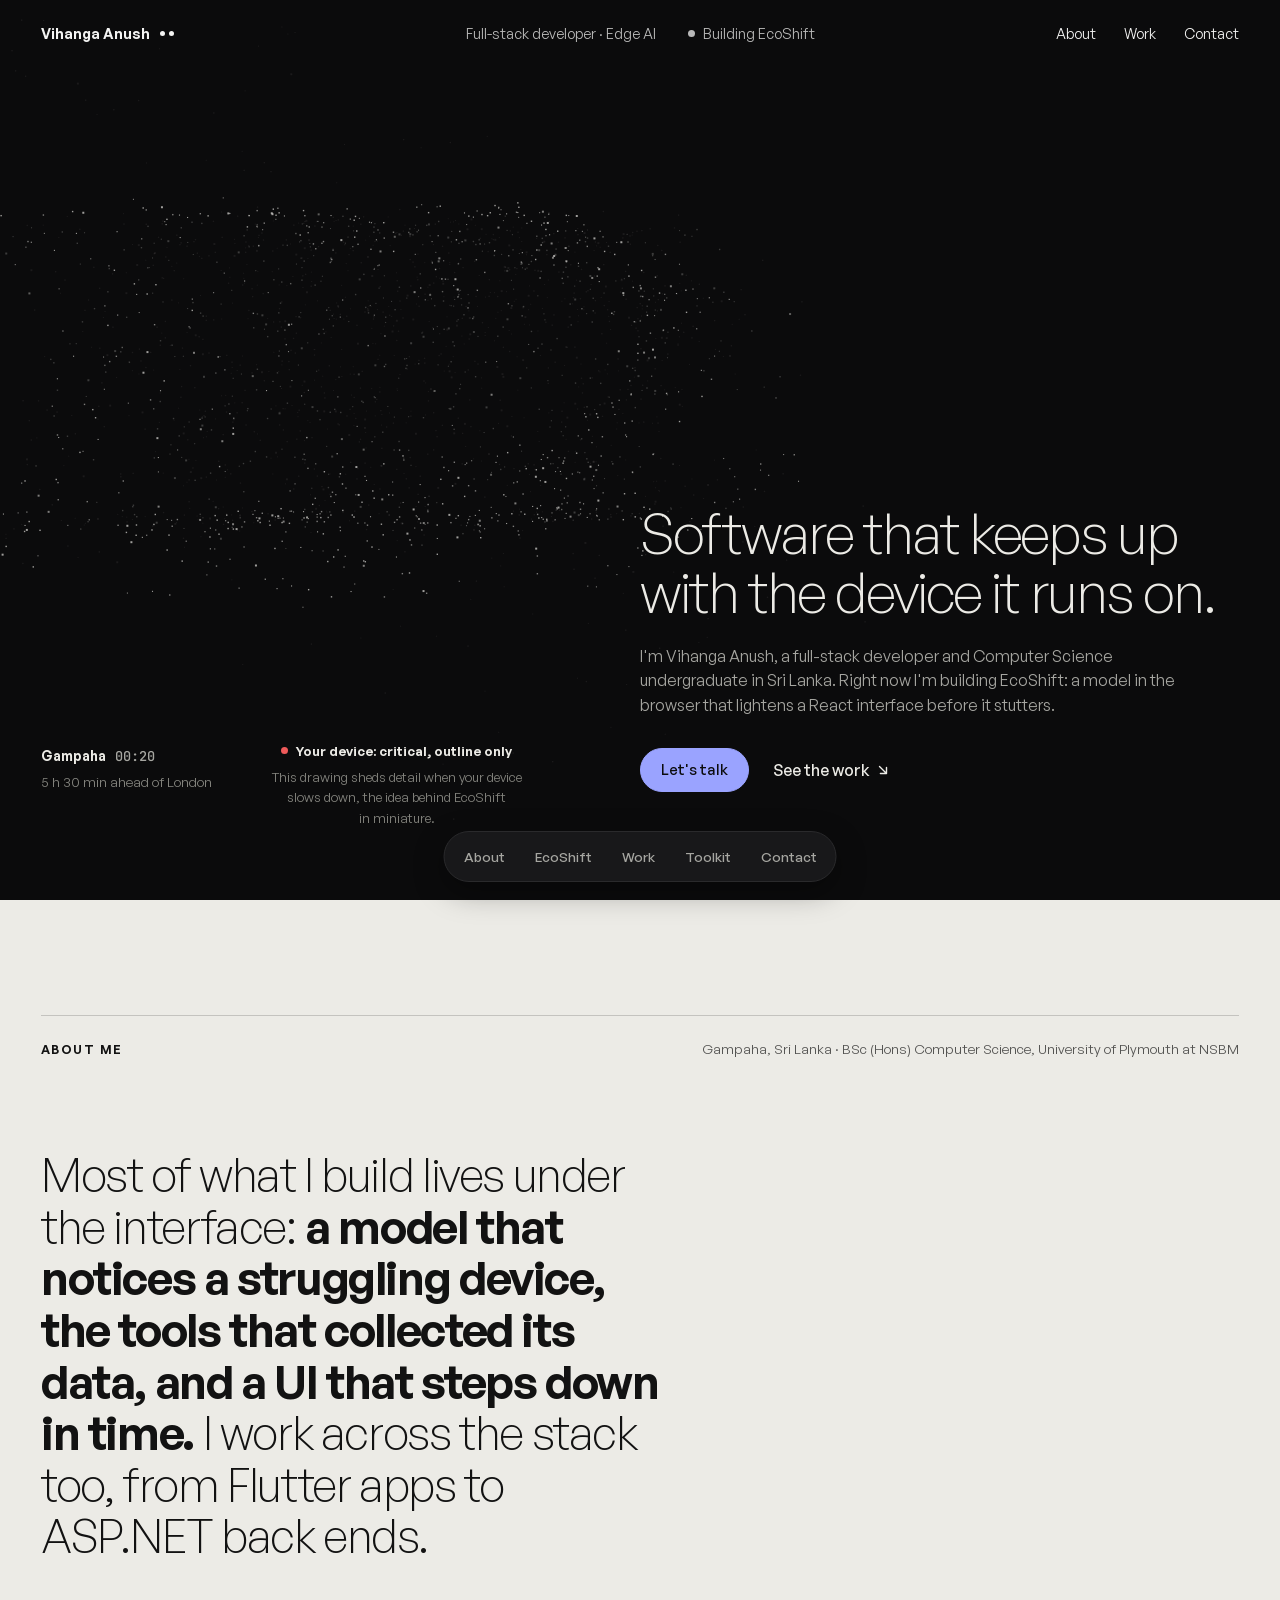
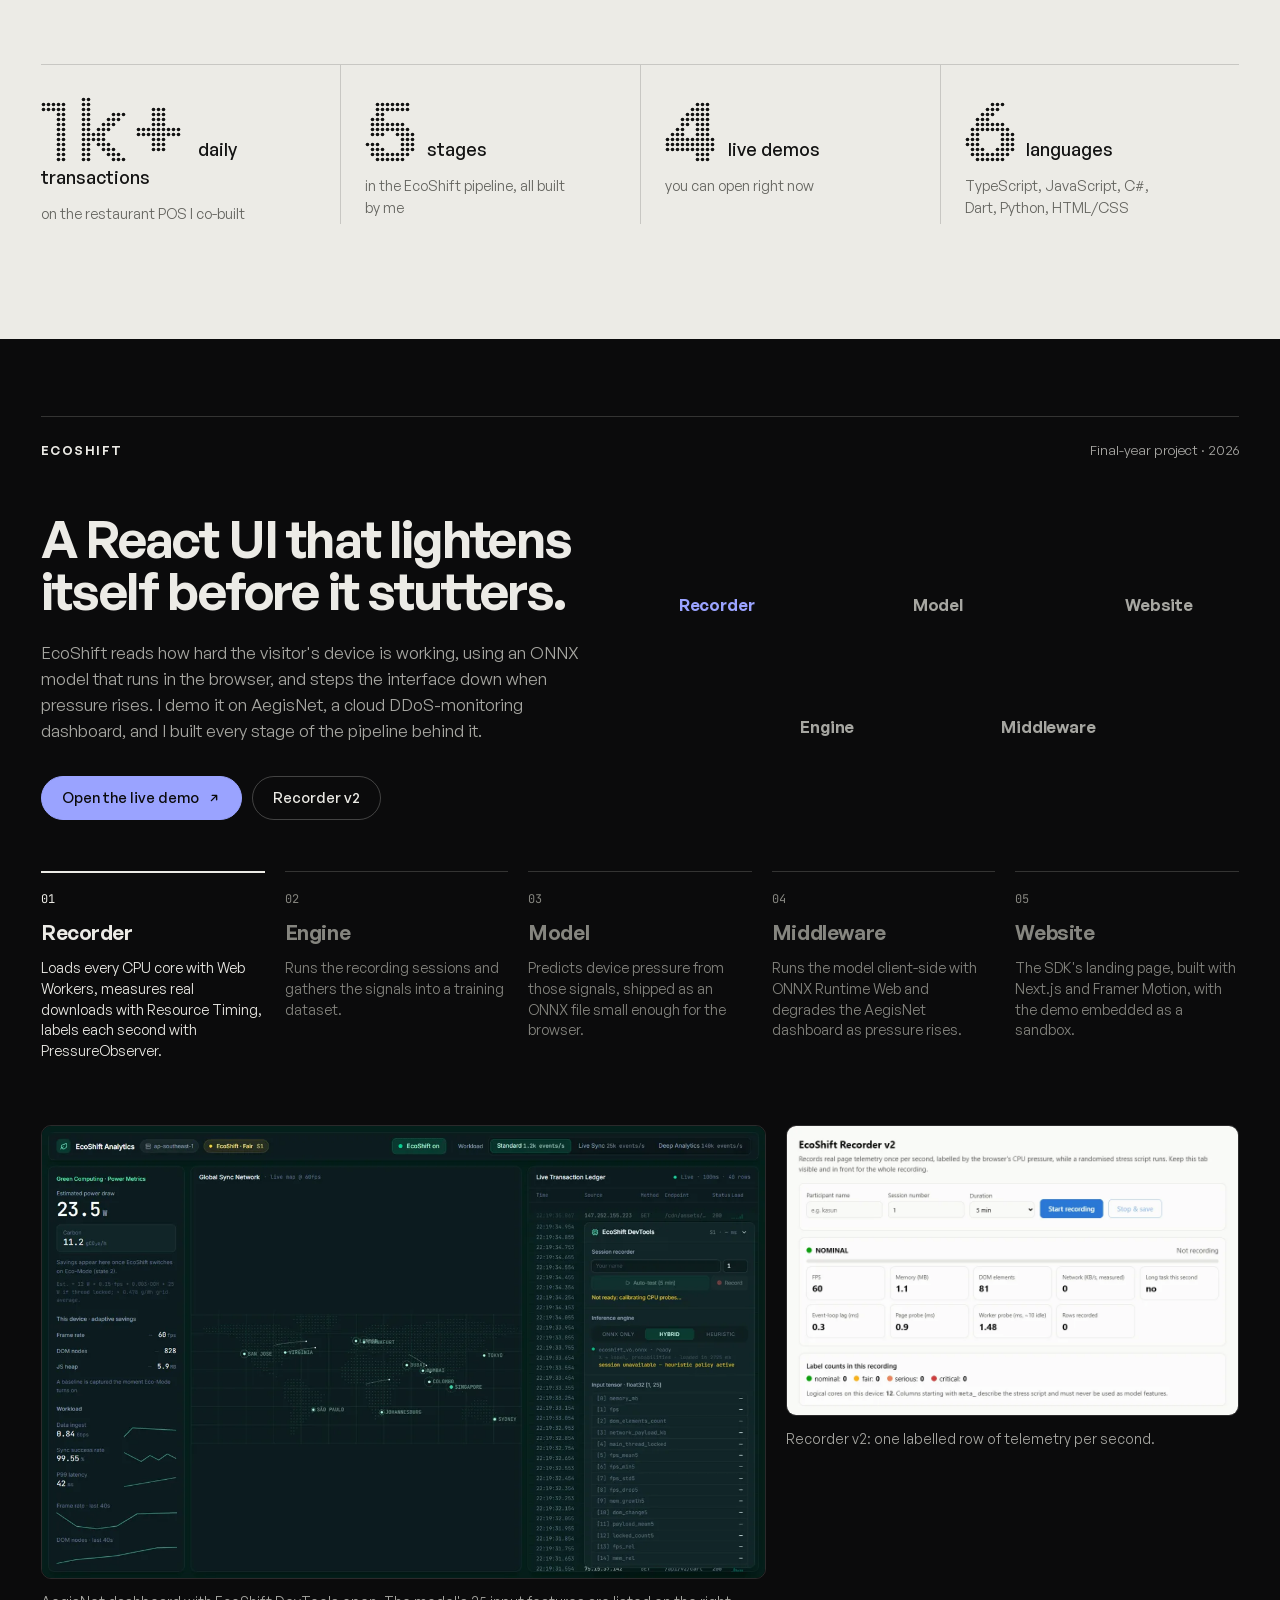
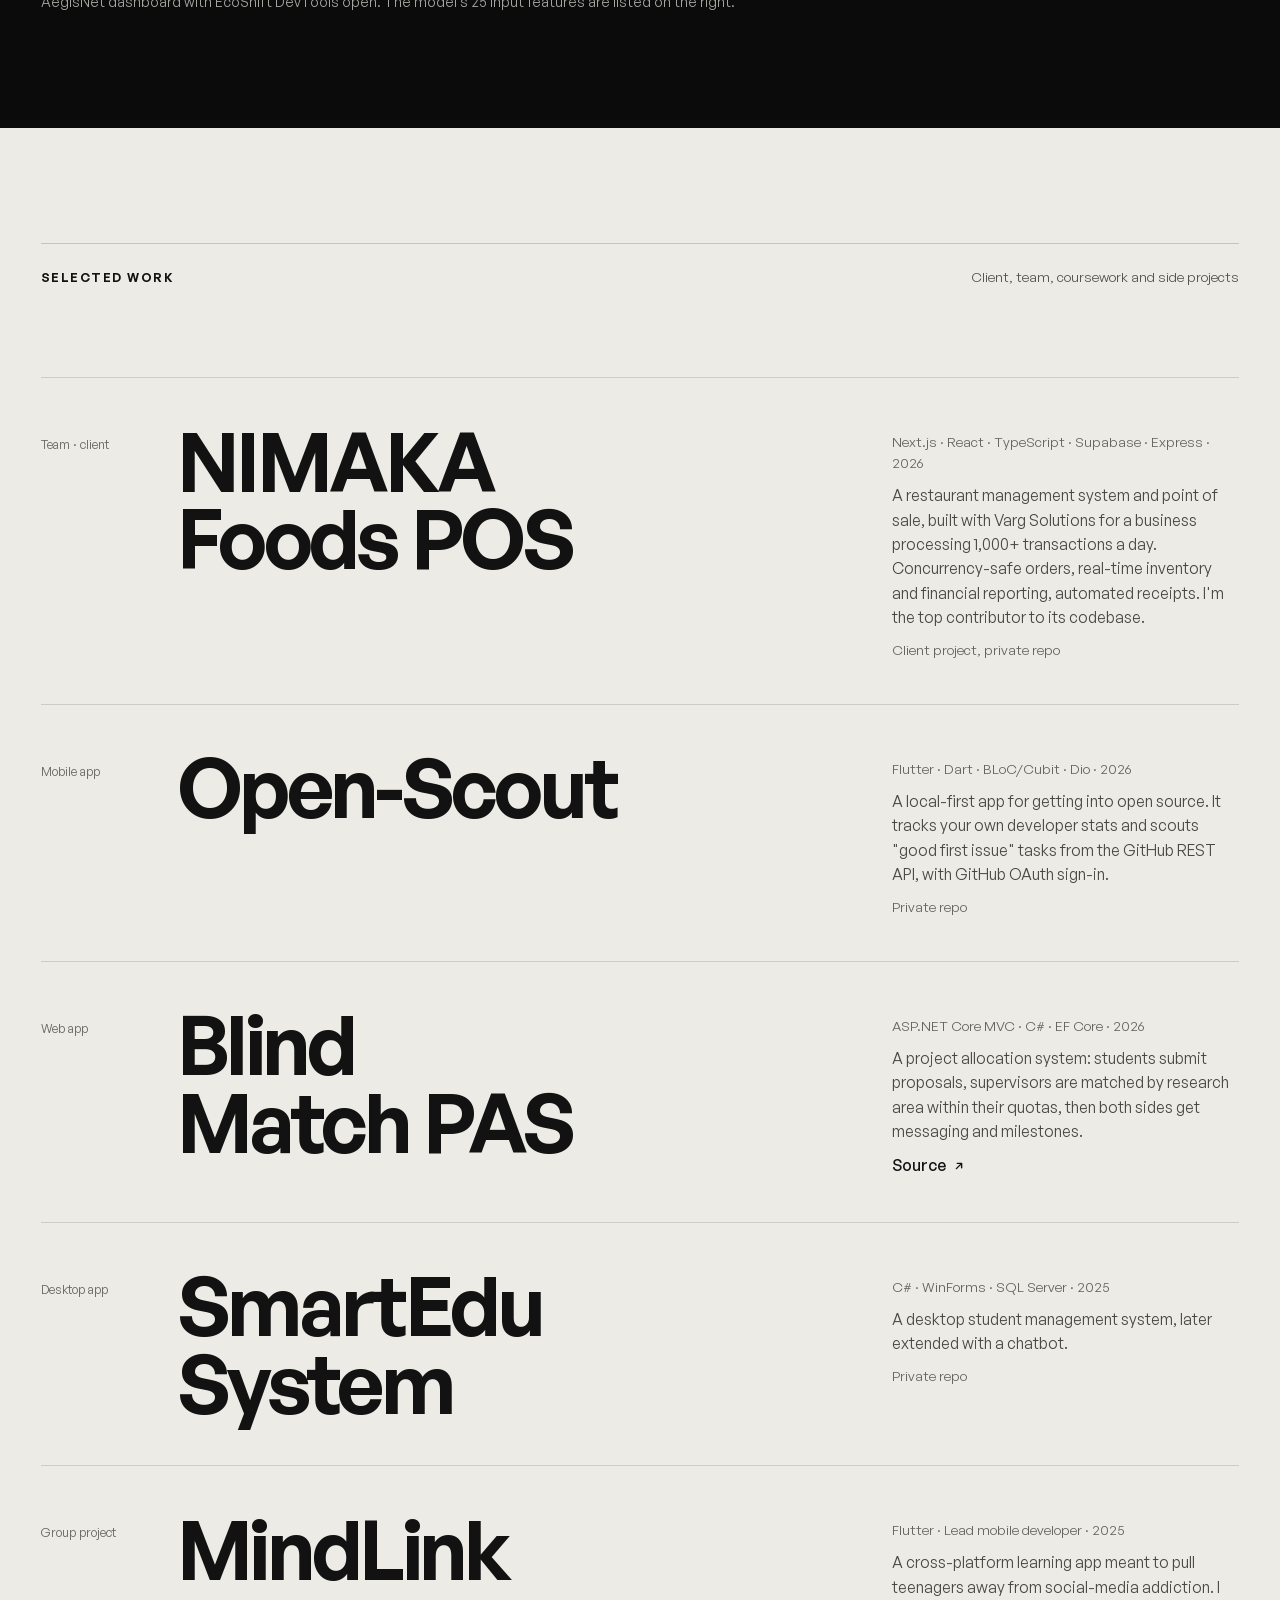
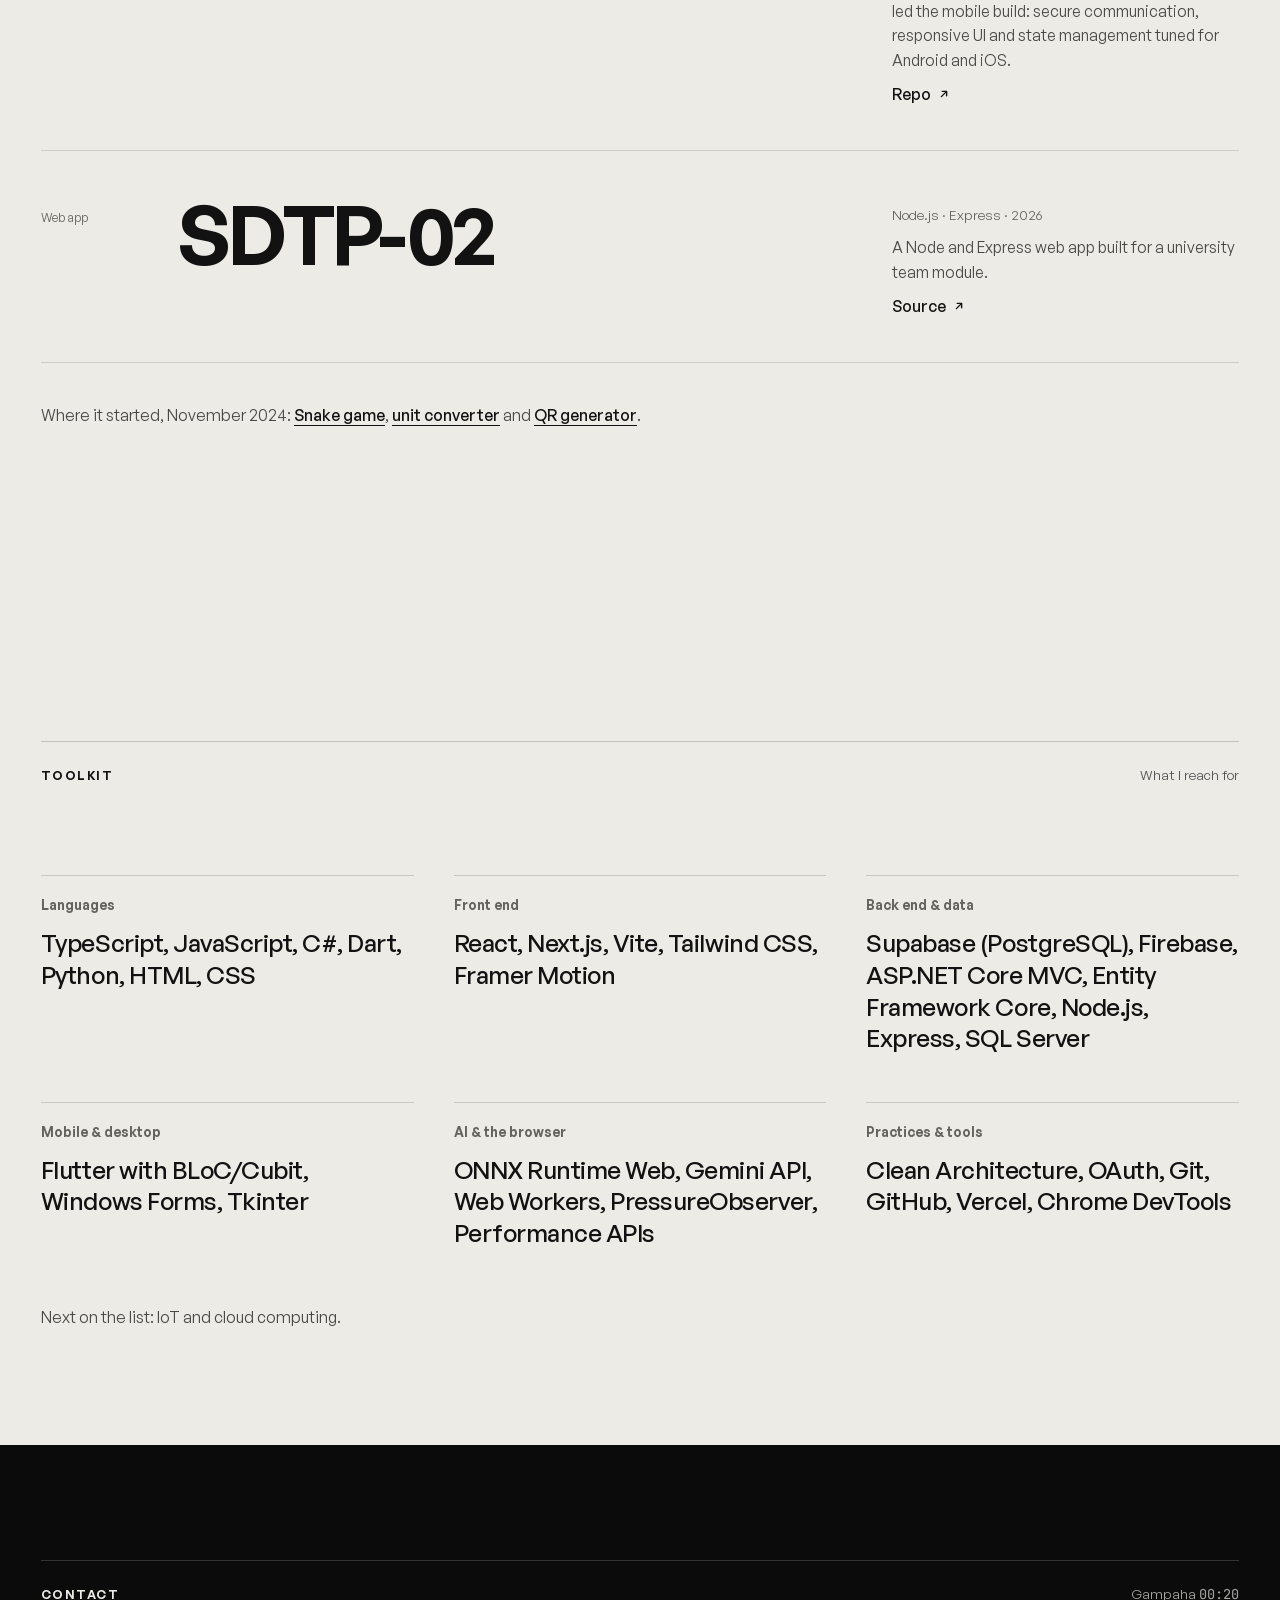
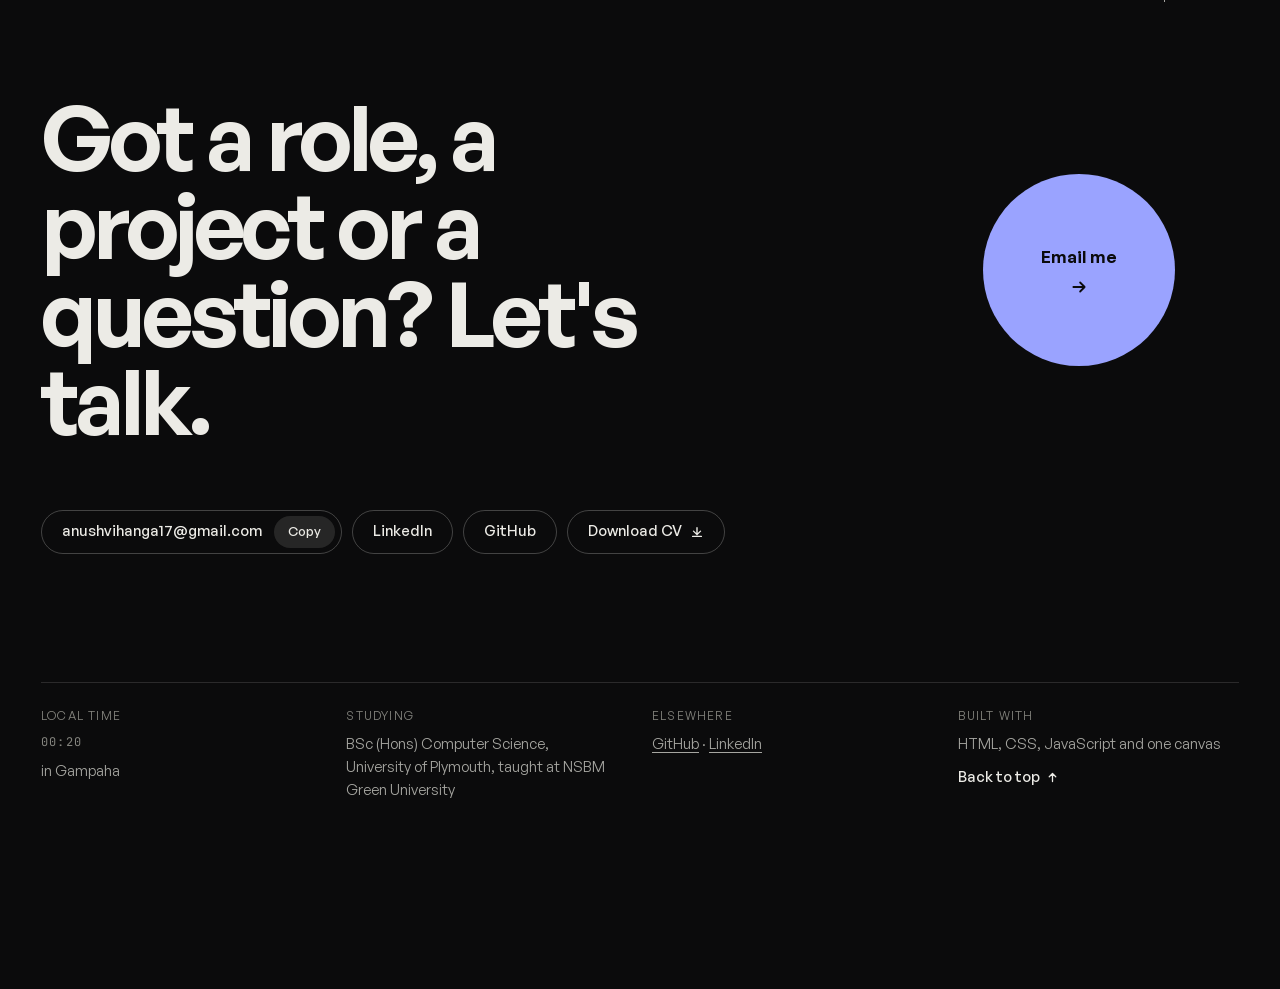
<file: index.html>
<!doctype html>
<html lang="en">
<head>
  <meta charset="utf-8">
  <meta name="viewport" content="width=device-width, initial-scale=1">
  <title>Vihanga Anush · Full-stack developer</title>
  <meta name="description" content="Vihanga Anush is a full-stack developer and Computer Science undergraduate in Sri Lanka, building EcoShift: edge-AI middleware that lightens a React UI before it stutters.">
  <meta name="theme-color" content="#0b0b0c">
  <meta property="og:title" content="Vihanga Anush · Full-stack developer">
  <meta property="og:description" content="Full-stack developer working on edge AI. EcoShift, selected work and contact.">
  <meta property="og:url" content="https://viha17.github.io/">
  <meta property="og:type" content="website">
  <link rel="canonical" href="https://viha17.github.io/">
  <link rel="preload" href="fonts/general-sans-400.woff2" as="font" type="font/woff2" crossorigin>
  <link rel="preload" href="fonts/general-sans-600.woff2" as="font" type="font/woff2" crossorigin>
  <link rel="icon" href="data:image/svg+xml,%3Csvg xmlns='http://www.w3.org/2000/svg' viewBox='0 0 32 32'%3E%3Crect width='32' height='32' rx='16' fill='%230b0b0c'/%3E%3Ccircle cx='12' cy='16' r='3' fill='%23ecebe6'/%3E%3Ccircle cx='21' cy='16' r='3' fill='%236a5cf6'/%3E%3C/svg%3E">
  <link rel="stylesheet" href="styles.css">
</head>
<body>
  <a class="skip" href="#main">Skip to content</a>
  <canvas class="swarm" id="swarm" aria-hidden="true"></canvas>

  <header class="top">
    <a class="top__name" href="#top">Vihanga Anush <i></i><i></i></a>
    <span class="top__role">Full-stack developer · Edge AI</span>
    <span class="top__status"><b></b>Building EcoShift</span>
    <nav class="top__nav" aria-label="Primary">
      <a href="#about">About</a>
      <a href="#work">Work</a>
      <a href="#contact">Contact</a>
    </nav>
  </header>

  <main id="main">
    <!-- Hero -->
    <section class="sec hero" id="top" data-theme="dark" data-shape="device" aria-labelledby="hero-title">
      <div class="hero__orb" data-anchor aria-hidden="true"></div>
      <p class="hero__live" role="status">
        <span class="hero__level"><b data-level-dot></b><span data-level>Measuring your device…</span></span>
        <span class="hero__hint-short">Sheds detail when your device slows</span>
        <span class="hero__hint">This drawing sheds detail when your device slows down, the idea behind EcoShift in miniature.</span>
      </p>

      <div class="hero__clock" aria-label="Local time in Gampaha">
        <span class="hero__city">Gampaha <span class="mono" data-clock>--:--</span></span>
        <span class="hero__offset" data-offset>Sri Lanka</span>
      </div>

      <div class="hero__copy">
        <h1 id="hero-title" class="hero__title">Software that keeps up with the device it runs on.</h1>
        <p class="hero__text">I'm Vihanga Anush, a full-stack developer and Computer Science undergraduate in Sri Lanka. Right now I'm building EcoShift: a model in the browser that lightens a React interface before it stutters.</p>
        <div class="hero__cta">
          <a class="pill pill--accent" href="#contact">Let's talk</a>
          <a class="link-arrow" href="#ecoshift">See the work <svg viewBox="0 0 16 16" aria-hidden="true"><path d="M4 4l8 8M12 5v7H5"/></svg></a>
        </div>
      </div>
    </section>

    <!-- About -->
    <section class="sec about" id="about" data-theme="light" data-shape="chip" aria-labelledby="about-title">
      <div class="row">
        <h2 id="about-title" class="row__label">About me</h2>
        <span class="row__note">Gampaha, Sri Lanka · BSc (Hons) Computer Science, University of Plymouth at NSBM</span>
      </div>
      <div class="about__body">
        <p class="statement">Most of what I build lives under the interface: <strong>a model that notices a struggling device, the tools that collected its data, and a UI that steps down in time.</strong> I work across the stack too, from Flutter apps to ASP.NET back ends.</p>
        <div class="about__mark" data-anchor aria-hidden="true"></div>
      </div>
      <ul class="stats">
        <li><canvas class="dotnum" data-value="1k+" role="img" aria-label="1,000+"></canvas><span class="stats__unit">daily transactions</span><p>on the restaurant POS I co-built</p></li>
        <li><canvas class="dotnum" data-value="5" role="img" aria-label="5"></canvas><span class="stats__unit">stages</span><p>in the EcoShift pipeline, all built by me</p></li>
        <li><canvas class="dotnum" data-value="4" role="img" aria-label="4"></canvas><span class="stats__unit">live demos</span><p>you can open right now</p></li>
        <li><canvas class="dotnum" data-value="6" role="img" aria-label="6"></canvas><span class="stats__unit">languages</span><p>TypeScript, JavaScript, C#, Dart, Python, HTML/CSS</p></li>
      </ul>
    </section>

    <!-- EcoShift -->
    <section class="sec eco" id="ecoshift" data-theme="dark" data-shape="graph" aria-labelledby="eco-title">
      <div class="row">
        <h2 id="eco-title" class="row__label">EcoShift</h2>
        <span class="row__note">Final-year project · 2026</span>
      </div>
      <div class="eco__grid">
        <div class="eco__copy">
          <p class="display">A React UI that lightens itself before it stutters.</p>
          <p class="eco__text">EcoShift reads how hard the visitor's device is working, using an ONNX model that runs in the browser, and steps the interface down when pressure rises. I demo it on AegisNet, a cloud DDoS-monitoring dashboard, and I built every stage of the pipeline behind it.</p>
          <div class="eco__links">
            <a class="pill pill--accent" href="https://ecoshift-psi.vercel.app" target="_blank" rel="noopener">Open the live demo <svg viewBox="0 0 16 16" aria-hidden="true"><path d="M5 11l6-6M6 5h5v5"/></svg></a>
            <a class="pill" href="https://ecoshift-recorder-v2.vercel.app" target="_blank" rel="noopener">Recorder v2</a>
          </div>
        </div>
        <div class="eco__graph" data-anchor aria-hidden="true"><span class="node" data-node="0">Recorder</span><span class="node" data-node="1">Engine</span><span class="node" data-node="2">Model</span><span class="node" data-node="3">Middleware</span><span class="node" data-node="4">Website</span></div>
      </div>

      <div class="stages" role="group" aria-label="EcoShift pipeline stages">
        <button class="stage" aria-pressed="true" data-stage="0">
          <span class="stage__n">01</span><span class="stage__name">Recorder</span>
          <span class="stage__desc">Loads every CPU core with Web Workers, measures real downloads with Resource Timing, labels each second with PressureObserver.</span>
        </button>
        <button class="stage" aria-pressed="false" data-stage="1">
          <span class="stage__n">02</span><span class="stage__name">Engine</span>
          <span class="stage__desc">Runs the recording sessions and gathers the signals into a training dataset.</span>
        </button>
        <button class="stage" aria-pressed="false" data-stage="2">
          <span class="stage__n">03</span><span class="stage__name">Model</span>
          <span class="stage__desc">Predicts device pressure from those signals, shipped as an ONNX file small enough for the browser.</span>
        </button>
        <button class="stage" aria-pressed="false" data-stage="3">
          <span class="stage__n">04</span><span class="stage__name">Middleware</span>
          <span class="stage__desc">Runs the model client-side with ONNX Runtime Web and degrades the AegisNet dashboard as pressure rises.</span>
        </button>
        <button class="stage" aria-pressed="false" data-stage="4">
          <span class="stage__n">05</span><span class="stage__name">Website</span>
          <span class="stage__desc">The SDK's landing page, built with Next.js and Framer Motion, with the demo embedded as a sandbox.</span>
        </button>
      </div>

      <div class="shots">
        <a class="shot shot--wide" href="https://ecoshift-psi.vercel.app" target="_blank" rel="noopener">
          <img src="assets/ecoshift-demo.webp" width="1200" height="750" loading="lazy" alt="EcoShift running on the AegisNet dashboard: power metrics, a live sync map, a transaction ledger and the EcoShift DevTools panel showing the ONNX model and its input features">
          <span>AegisNet dashboard with EcoShift DevTools open. The model's 25 input features are listed on the right.</span>
        </a>
        <a class="shot" href="https://ecoshift-recorder-v2.vercel.app" target="_blank" rel="noopener">
          <img src="assets/recorder.webp" width="1000" height="640" loading="lazy" alt="EcoShift Recorder v2 showing FPS, memory, DOM elements, measured network, event-loop lag and the current pressure label">
          <span>Recorder v2: one labelled row of telemetry per second.</span>
        </a>
      </div>
    </section>

    <!-- Work -->
    <section class="sec work" id="work" data-theme="light" data-shape="field" aria-labelledby="work-title">
      <div class="row">
        <h2 id="work-title" class="row__label">Selected work</h2>
        <span class="row__note">Client, team, coursework and side projects</span>
      </div>

      <ol class="projects">
        <li class="project">
          <span class="project__n">Team · client</span>
          <h3 class="project__title">NIMAKA Foods POS</h3>
          <div class="project__mark" data-mark="receipt" aria-hidden="true"></div>
          <div class="project__meta">
            <span>Next.js · React · TypeScript · Supabase · Express · 2026</span>
            <p>A restaurant management system and point of sale, built with Varg Solutions for a business processing 1,000+ transactions a day. Concurrency-safe orders, real-time inventory and financial reporting, automated receipts. I'm the top contributor to its codebase.</p>
            <span class="project__private">Client project, private repo</span>
          </div>
        </li>
        <li class="project">
          <span class="project__n">Mobile app</span>
          <h3 class="project__title">Open-Scout</h3>
          <div class="project__mark" data-mark="scout" aria-hidden="true"></div>
          <div class="project__meta">
            <span>Flutter · Dart · BLoC/Cubit · Dio · 2026</span>
            <p>A local-first app for getting into open source. It tracks your own developer stats and scouts "good first issue" tasks from the GitHub REST API, with GitHub OAuth sign-in.</p>
            <span class="project__private">Private repo</span>
          </div>
        </li>
        <li class="project">
          <span class="project__n">Web app</span>
          <h3 class="project__title">Blind Match PAS</h3>
          <div class="project__mark" data-mark="match" aria-hidden="true"></div>
          <div class="project__meta">
            <span>ASP.NET Core MVC · C# · EF Core · 2026</span>
            <p>A project allocation system: students submit proposals, supervisors are matched by research area within their quotas, then both sides get messaging and milestones.</p>
            <a class="link-arrow" href="https://github.com/Viha17/Blind-Mathces-PAS" target="_blank" rel="noopener">Source <svg viewBox="0 0 16 16" aria-hidden="true"><path d="M5 11l6-6M6 5h5v5"/></svg></a>
          </div>
        </li>
        <li class="project">
          <span class="project__n">Desktop app</span>
          <h3 class="project__title">SmartEdu System</h3>
          <div class="project__mark" data-mark="cap" aria-hidden="true"></div>
          <div class="project__meta">
            <span>C# · WinForms · SQL Server · 2025</span>
            <p>A desktop student management system, later extended with a chatbot.</p>
            <span class="project__private">Private repo</span>
          </div>
        </li>
        <li class="project">
          <span class="project__n">Group project</span>
          <h3 class="project__title">MindLink</h3>
          <div class="project__mark" data-mark="phone" aria-hidden="true"></div>
          <div class="project__meta">
            <span>Flutter · Lead mobile developer · 2025</span>
            <p>A cross-platform learning app meant to pull teenagers away from social-media addiction. I led the mobile build: secure communication, responsive UI and state management tuned for Android and iOS.</p>
            <a class="link-arrow" href="https://github.com/Viha17/MindLink---Group-Project" target="_blank" rel="noopener">Repo <svg viewBox="0 0 16 16" aria-hidden="true"><path d="M5 11l6-6M6 5h5v5"/></svg></a>
          </div>
        </li>
        <li class="project">
          <span class="project__n">Web app</span>
          <h3 class="project__title">SDTP-02</h3>
          <div class="project__mark" data-mark="server" aria-hidden="true"></div>
          <div class="project__meta">
            <span>Node.js · Express · 2026</span>
            <p>A Node and Express web app built for a university team module.</p>
            <a class="link-arrow" href="https://github.com/Viha17/SDTP-02" target="_blank" rel="noopener">Source <svg viewBox="0 0 16 16" aria-hidden="true"><path d="M5 11l6-6M6 5h5v5"/></svg></a>
          </div>
        </li>
      </ol>

      <p class="early">Where it started, November 2024:
        <a href="https://viha17.github.io/SnakeGame.github.io/" target="_blank" rel="noopener">Snake game</a>,
        <a href="https://github.com/Viha17/Unitconverter.github.io" target="_blank" rel="noopener">unit converter</a> and
        <a href="https://github.com/Viha17/Qr-generator" target="_blank" rel="noopener">QR generator</a>.
      </p>
    </section>

    <!-- Toolkit -->
    <section class="sec toolkit" id="toolkit" data-theme="light" data-shape="none" aria-labelledby="tool-title">
      <div class="row">
        <h2 id="tool-title" class="row__label">Toolkit</h2>
        <span class="row__note">What I reach for</span>
      </div>
      <div class="tools">
        <div class="tool"><h3>Languages</h3><p>TypeScript, JavaScript, C#, Dart, Python, HTML, CSS</p></div>
        <div class="tool"><h3>Front end</h3><p>React, Next.js, Vite, Tailwind CSS, Framer Motion</p></div>
        <div class="tool"><h3>Back end &amp; data</h3><p>Supabase (PostgreSQL), Firebase, ASP.NET Core MVC, Entity Framework Core, Node.js, Express, SQL Server</p></div>
        <div class="tool"><h3>Mobile &amp; desktop</h3><p>Flutter with BLoC/Cubit, Windows Forms, Tkinter</p></div>
        <div class="tool"><h3>AI &amp; the browser</h3><p>ONNX Runtime Web, Gemini API, Web Workers, PressureObserver, Performance APIs</p></div>
        <div class="tool"><h3>Practices &amp; tools</h3><p>Clean Architecture, OAuth, Git, GitHub, Vercel, Chrome DevTools</p></div>
      </div>
      <p class="toolkit__next">Next on the list: IoT and cloud computing.</p>
    </section>

    <!-- Contact -->
    <section class="sec contact" id="contact" data-theme="dark" data-shape="ring" aria-labelledby="contact-title">
      <div class="row">
        <h2 id="contact-title" class="row__label">Contact</h2>
        <span class="row__note">Gampaha <span class="mono" data-clock>--:--</span></span>
      </div>
      <div class="contact__grid">
        <p class="contact__big">Got a role, a project or a question? Let's talk.</p>
        <a class="circle" href="mailto:anushvihanga17@gmail.com" data-anchor>
          <span>Email me</span>
          <svg viewBox="0 0 16 16" aria-hidden="true"><path d="M3 8h10M9 4l4 4-4 4"/></svg>
        </a>
      </div>
      <div class="contact__pills">
        <span class="pill pill--split">
          <a href="mailto:anushvihanga17@gmail.com">anushvihanga17@gmail.com</a>
          <button type="button" id="copy-email" data-email="anushvihanga17@gmail.com">Copy</button>
        </span>
        <a class="pill" href="https://www.linkedin.com/in/vihanga-anush-2b68a8312/" target="_blank" rel="noopener">LinkedIn</a>
        <a class="pill" href="https://github.com/Viha17" target="_blank" rel="noopener">GitHub</a>
        <a class="pill" href="assets/Vihanga-Anush-CV.pdf" download>Download CV <svg viewBox="0 0 16 16" aria-hidden="true"><path d="M8 3v8M4 7l4 4 4-4M3 13h10"/></svg></a>
      </div>

      <footer class="foot">
        <div><span>Local time</span><p><span class="mono" data-clock>--:--</span> in Gampaha</p></div>
        <div><span>Studying</span><p>BSc (Hons) Computer Science, University of Plymouth, taught at NSBM Green University</p></div>
        <div><span>Elsewhere</span><p><a href="https://github.com/Viha17" target="_blank" rel="noopener">GitHub</a> · <a href="https://www.linkedin.com/in/vihanga-anush-2b68a8312/" target="_blank" rel="noopener">LinkedIn</a></p></div>
        <div><span>Built with</span><p>HTML, CSS, JavaScript and one canvas</p><p><a class="to-top" href="#top">Back to top <svg viewBox="0 0 16 16" aria-hidden="true"><path d="M8 13V3M4 7l4-4 4 4"/></svg></a></p></div>
      </footer>
    </section>
  </main>

  <nav class="dock" aria-label="Sections">
    <a href="#about">About</a>
    <a href="#ecoshift">EcoShift</a>
    <a href="#work">Work</a>
    <a href="#toolkit">Toolkit</a>
    <a href="#contact">Contact</a>
  </nav>

  <script src="script.js" defer></script>
</body>
</html>
</file>
<file: styles.css>
@font-face { font-family: "General Sans"; src: url("fonts/general-sans-300.woff2") format("woff2"); font-weight: 300; font-display: swap; }
@font-face { font-family: "General Sans"; src: url("fonts/general-sans-400.woff2") format("woff2"); font-weight: 400; font-display: swap; }
@font-face { font-family: "General Sans"; src: url("fonts/general-sans-500.woff2") format("woff2"); font-weight: 500; font-display: swap; }
@font-face { font-family: "General Sans"; src: url("fonts/general-sans-600.woff2") format("woff2"); font-weight: 600; font-display: swap; }
@font-face { font-family: "General Sans"; src: url("fonts/general-sans-700.woff2") format("woff2"); font-weight: 700; font-display: swap; }
@font-face { font-family: "JB Mono"; src: url("fonts/jbmono.woff2") format("woff2"); font-weight: 100 800; font-display: swap; }

:root {
  color-scheme: dark;
  --night: #0b0b0c;
  --night-2: #161617;
  --paper: #ecebe6;
  --paper-2: #e2e1db;
  --ink: #121212;
  --ink-2: #474744;
  --ink-3: #64645f;
  --snow: #ecebe6;
  --snow-2: #a6a6a1;
  --snow-3: #85857f;
  --accent: #9aa3ff;       /* periwinkle; text on it is ink */
  --accent-hi: #b3b9ff;
  --accent-press: #828cf5;
  --accent-ink: #4b52c4;   /* periwinkle dark enough for text on paper */
  --on-accent: #0b0b0c;
  --fg: var(--snow); --fg-2: var(--snow-2); --fg-3: var(--snow-3); --hover: var(--accent);

  --sans: "General Sans", ui-sans-serif, system-ui, sans-serif;
  --mono: "JB Mono", ui-monospace, Consolas, monospace;
  --gutter: clamp(16px, 3.2vw, 56px);
  --ease: cubic-bezier(.16, 1, .3, 1);
}

*, *::before, *::after { box-sizing: border-box; }
html { scroll-behavior: smooth; -webkit-text-size-adjust: 100%; }
body {
  margin: 0;
  background: var(--night);
  color: var(--snow);
  font: 400 1rem/1.55 var(--sans);
  -webkit-font-smoothing: antialiased;
  caret-color: var(--accent);
  scrollbar-color: #333 var(--night);
}
::selection { background: var(--accent); color: var(--on-accent); }
::-webkit-scrollbar { width: 10px; }
::-webkit-scrollbar-track { background: var(--night); }
::-webkit-scrollbar-thumb { background: #333; border-radius: 6px; border: 2px solid var(--night); }
:focus-visible { outline: 2px solid var(--hover, var(--accent)); outline-offset: 3px; border-radius: 4px; }
a { color: inherit; text-underline-offset: .22em; text-decoration-thickness: 1px; }
h1, h2, h3, p { margin: 0; }
h1, h2, h3 { text-wrap: balance; }
p { text-wrap: pretty; }
[hidden] { display: none !important; }
.mono { font-family: var(--mono); font-variant-numeric: tabular-nums; }
.skip { position: fixed; left: 8px; top: -60px; z-index: 60; background: var(--accent); color: var(--on-accent); padding: 8px 12px; border-radius: 6px; font-weight: 600; text-decoration: none; }
.skip:focus { top: 8px; }

/* ---------- Swarm canvas: above section grounds, below content ---------- */
.swarm { position: fixed; inset: 0; width: 100%; height: 100%; z-index: 1; pointer-events: none; }
.sec { position: relative; }
.sec > * { position: relative; z-index: 2; }
.sec[data-theme="dark"] { background: var(--night); color: var(--snow); --fg: var(--snow); --fg-2: var(--snow-2); --fg-3: var(--snow-3); --hover: var(--accent); }
.sec[data-theme="light"] { background: var(--paper); color: var(--ink); color-scheme: light; --fg: var(--ink); --fg-2: var(--ink-2); --fg-3: var(--ink-3); --hover: var(--accent-ink); }

/* ---------- Top bar (blends over both grounds) ---------- */
.top {
  position: fixed; top: 0; left: 0; right: 0; z-index: 40;
  display: grid; grid-template-columns: 1fr auto auto 1fr; align-items: center; gap: 32px;
  padding: 22px var(--gutter);
  color: #fff; mix-blend-mode: difference;
  font-size: .9rem;
}
.top a { text-decoration: none; }
.top__name { font-weight: 600; display: inline-flex; align-items: center; gap: 4px; justify-self: start; }
.top__name i { width: 5px; height: 5px; border-radius: 50%; background: currentColor; }
.top__name i:first-of-type { margin-left: 6px; }
.top__role, .top__status { opacity: .75; }
.top__status { display: inline-flex; align-items: center; gap: 8px; }
.top__status b { width: 7px; height: 7px; border-radius: 50%; background: currentColor; }
@keyframes blink { 50% { opacity: .35; } }
.top__nav { display: flex; gap: 28px; justify-self: end; }
.top__nav a { position: relative; }
.top__nav a::after { content: ""; position: absolute; left: 0; right: 0; bottom: -3px; height: 1px; background: currentColor; transform: scaleX(0); transform-origin: right; transition: transform .4s var(--ease); }
.top__nav a:hover::after { transform: scaleX(1); transform-origin: left; }

/* ---------- Shared pieces ---------- */
.row {
  display: flex; justify-content: space-between; align-items: baseline; gap: 24px;
  padding-top: 22px; border-top: 1px solid currentColor;
  border-top-color: color-mix(in srgb, currentColor 18%, transparent);
  margin-bottom: clamp(48px, 7vw, 104px);
}
.row__label { font-size: .78rem; font-weight: 600; letter-spacing: .12em; text-transform: uppercase; }
.row__note { font-size: .85rem; opacity: .7; text-align: right; }

.pill {
  display: inline-flex; align-items: center; gap: 8px;
  height: 44px; padding: 0 20px; border-radius: 999px;
  border: 1px solid color-mix(in srgb, currentColor 25%, transparent);
  font: 500 .92rem/1 var(--sans); text-decoration: none; white-space: nowrap;
  transition: background .3s var(--ease), border-color .3s, color .3s, transform .3s var(--ease);
}
.pill:hover { background: color-mix(in srgb, currentColor 10%, transparent); border-color: color-mix(in srgb, currentColor 45%, transparent); }
.pill svg, .link-arrow svg, .circle svg { width: 14px; height: 14px; fill: none; stroke: currentColor; stroke-width: 1.6; stroke-linecap: round; stroke-linejoin: round; }
.pill--accent { background: var(--accent); border-color: var(--accent); color: var(--on-accent); }
.pill--accent:hover { background: var(--accent-press); border-color: var(--accent-press); }
.pill:active { transform: scale(.97); }
.link-arrow { display: inline-flex; align-items: center; gap: 6px; font-weight: 500; text-decoration: none; }
.link-arrow svg { transition: transform .35s var(--ease); }
.link-arrow:hover svg { transform: translate(2px, 2px); }

.display { font-size: clamp(2.3rem, 4.6vw, 4.6rem); font-weight: 600; line-height: 1.02; letter-spacing: -0.035em; text-wrap: balance; }

/* ---------- Hero ---------- */
.hero {
  min-height: 100svh;
  display: grid; grid-template-columns: 1fr 1fr; align-items: end;
  padding: 120px var(--gutter) clamp(96px, 12vh, 140px);
}
.hero__orb { position: absolute; z-index: 0; left: 10%; top: 12%; width: 42%; height: 72%; }
.hero__clock { position: absolute; left: var(--gutter); bottom: clamp(96px, 12vh, 140px); display: grid; gap: 4px; font-size: .85rem; }
.hero__city { font-weight: 600; }
.hero__city .mono { font-weight: 500; margin-left: 6px; color: var(--fg-2); }
.hero__offset { color: var(--fg-3); }
.hero__copy { grid-column: 2; max-width: 40rem; justify-self: end; }
.hero__title { font-size: clamp(2.4rem, 4.4vw, 4.4rem); font-weight: 300; line-height: 1.04; letter-spacing: -0.035em; }
.hero__text { margin-top: 22px; max-width: 34rem; color: var(--fg-2); font-size: clamp(1rem, 1.15vw, 1.1rem); }
.hero__cta { display: flex; align-items: center; gap: 24px; margin-top: 30px; }

/* ---------- Sections ---------- */
.about, .eco, .work, .toolkit, .contact { padding: clamp(64px, 9vw, 128px) var(--gutter); }

/* About (light) */
.about__body { display: grid; grid-template-columns: minmax(0, 3fr) minmax(0, 1fr); gap: 48px; align-items: center; }
.statement { font-size: clamp(1.8rem, 3.6vw, 3.5rem); font-weight: 300; line-height: 1.12; letter-spacing: -0.03em; max-width: 24ch; }
.statement strong { font-weight: 600; }
.about__mark { aspect-ratio: 1; width: 100%; max-width: 320px; justify-self: end; }
.stats { display: grid; grid-template-columns: repeat(4, 1fr); margin: clamp(56px, 8vw, 112px) 0 0; padding: 0; list-style: none; }
.stats li { padding: 22px 24px 0 0; border-top: 1px solid color-mix(in srgb, var(--ink) 16%, transparent); }
.stats li + li { padding-left: 24px; border-left: 1px solid color-mix(in srgb, var(--ink) 16%, transparent); }
.dotnum { display: inline-block; height: clamp(54px, 6vw, 84px); vertical-align: bottom; }
.stats__unit { margin-left: 8px; font-size: clamp(1rem, 1.4vw, 1.3rem); font-weight: 500; }
.stats p { margin-top: 10px; font-size: .9rem; color: var(--ink-3); max-width: 24ch; }

/* EcoShift */
.eco__grid { display: grid; grid-template-columns: minmax(0, 1fr) minmax(0, 1.1fr); gap: 48px; align-items: center; }
.eco__text { margin-top: 24px; max-width: 34rem; color: var(--fg-2); font-size: 1.05rem; }
.eco__links { display: flex; flex-wrap: wrap; gap: 10px; margin-top: 32px; }
.eco__graph { height: clamp(300px, 40vh, 400px); }
.eco .row { margin-bottom: clamp(32px, 4vw, 56px); }
.stages { margin-top: clamp(32px, 4vw, 56px) !important; }
.stages { display: grid; grid-template-columns: repeat(5, 1fr); gap: 20px; margin-top: clamp(48px, 6vw, 80px); }
.stage {
  display: grid; align-content: start; gap: 8px; text-align: left;
  padding: 18px 0 0; border: 0; border-top: 1px solid color-mix(in srgb, var(--fg) 18%, transparent);
  background: none; color: var(--fg-3); font: inherit; cursor: pointer;
  position: relative; transition: color .4s var(--ease);
}
.stage::before { content: ""; position: absolute; left: 0; top: -1px; height: 2px; width: 100%; background: var(--fg); transform: scaleX(0); transform-origin: left; }
.stage[aria-pressed="true"] { color: var(--fg); }
.stage[aria-pressed="true"]::before { animation: fill var(--stage-ms, 5200ms) linear forwards; }
.eco.is-paused .stage[aria-pressed="true"]::before { animation: none; transform: scaleX(1); }
@keyframes fill { to { transform: scaleX(1); } }
.stage:hover { color: var(--fg-2); }
.stage__n { font-family: var(--mono); font-size: .75rem; }
.stage__name { font-size: clamp(1.15rem, 1.6vw, 1.5rem); font-weight: 600; letter-spacing: -0.02em; }
.stage__desc { font-size: .9rem; line-height: 1.45; color: inherit; }
.stage:not([aria-pressed="true"]) .stage__desc { opacity: 1; }

/* Work */
.projects { margin: 0; padding: 0; list-style: none; }
.project {
  display: grid; grid-template-columns: 6rem minmax(0, 1.5fr) clamp(96px, 9vw, 140px) minmax(0, 1fr); gap: 16px 40px; align-items: start;
  padding: clamp(28px, 3.4vw, 44px) 0;
  border-top: 1px solid color-mix(in srgb, var(--fg) 14%, transparent);
}
.project:last-child { border-bottom: 1px solid color-mix(in srgb, var(--fg) 14%, transparent); }
.project__n { padding-top: 1.1em; font-size: .78rem; color: var(--fg-3); }
.project__title {
  font-size: clamp(2.6rem, 6.4vw, 6.4rem); font-weight: 600; line-height: .95; letter-spacing: -0.045em;
  transition: transform .6s var(--ease), color .4s;
}
.project:hover .project__title { color: var(--hover); }
.project__meta { display: grid; gap: 10px; padding-top: .6em; }
.project__meta > span:first-child { font-size: .85rem; color: var(--fg-3); }
.project__meta p { color: var(--fg-2); font-size: .98rem; max-width: 40ch; }
.project__private { font-size: .85rem; color: var(--fg-3); }
.early { margin-top: 40px; color: var(--fg-2); font-size: 1rem; }
.early a { color: var(--fg); font-weight: 500; }
.early a:hover { color: var(--hover); }
.work { padding-bottom: clamp(120px, 22vh, 220px); }

/* Toolkit (light) */
.tools { display: grid; grid-template-columns: repeat(3, 1fr); gap: 48px 40px; }
.tool { padding-top: 18px; border-top: 1px solid color-mix(in srgb, var(--ink) 16%, transparent); }
.tool h3 { font-size: .85rem; font-weight: 600; color: var(--ink-3); margin-bottom: 12px; }
.tool p { font-size: clamp(1.25rem, 1.9vw, 1.75rem); line-height: 1.3; letter-spacing: -0.02em; font-weight: 500; }
.toolkit__next { margin-top: 56px; font-size: 1rem; color: var(--ink-2); }

/* Contact */
.contact__grid { display: grid; grid-template-columns: minmax(0, 1fr) auto; align-items: center; gap: 48px; }
.contact__big { font-size: clamp(2.8rem, 7vw, 7rem); font-weight: 600; line-height: .98; letter-spacing: -0.045em; max-width: 13ch; }
.circle {
  display: grid; place-content: center; justify-items: center; gap: 8px;
  width: clamp(150px, 15vw, 210px); aspect-ratio: 1; border-radius: 50%;
  background: var(--accent); color: var(--on-accent); text-decoration: none; font-weight: 600; font-size: 1.05rem;
  transition: transform .6s var(--ease), background .3s;
  margin-right: clamp(20px, 5vw, 80px);
}
.circle:hover { transform: scale(1.06); background: var(--accent-press); }
.circle svg { width: 18px; height: 18px; }
.contact__pills { display: flex; flex-wrap: wrap; gap: 10px; margin-top: clamp(40px, 5vw, 64px); }
.pill--split { padding: 0 6px 0 20px; gap: 12px; }
.pill--split a { text-decoration: none; }
.pill--split button { height: 32px; padding: 0 14px; border-radius: 999px; border: 0; background: color-mix(in srgb, var(--fg) 12%, transparent); color: inherit; font: 500 .82rem/1 var(--sans); cursor: pointer; transition: background .3s; }
.pill--split button:hover { background: color-mix(in srgb, var(--fg) 22%, transparent); }
.foot { display: grid; grid-template-columns: repeat(4, 1fr); gap: 24px; margin-top: clamp(72px, 10vw, 140px); padding: 24px 0 72px; border-top: 1px solid color-mix(in srgb, var(--fg) 14%, transparent); }
.foot span:first-child { display: block; font-size: .75rem; letter-spacing: .1em; text-transform: uppercase; color: var(--fg-3); margin-bottom: 8px; }
.foot p { font-size: .92rem; color: var(--fg-2); }
.foot a:hover { color: var(--fg); }

/* ---------- Dock ---------- */
.dock {
  position: fixed; left: 50%; bottom: 18px; z-index: 45; transform: translateX(-50%);
  display: flex; gap: 2px; padding: 5px;
  background: #18181a; border: 1px solid #2a2a2c; border-radius: 999px;
  box-shadow: 0 10px 30px rgba(0,0,0,.35);
}
.dock a { padding: 9px 14px; border-radius: 999px; color: #a6a6a1; text-decoration: none; font-size: .85rem; font-weight: 500; transition: background .35s var(--ease), color .35s; white-space: nowrap; }
.dock a:hover { color: #ecebe6; }
.dock a[aria-current="true"] { background: #ecebe6; color: var(--ink); }


/* ---------- Responsive ---------- */
@media (max-width: 1100px) {
  .top { grid-template-columns: 1fr auto 1fr; }
  .top__status { display: none; }
  .stages { grid-template-columns: repeat(3, 1fr); row-gap: 32px; }
}
@media (max-width: 860px) {
  .top { grid-template-columns: 1fr auto; padding-block: 16px; }
  .top__role { display: none; }
  .hero { grid-template-columns: 1fr; align-items: end; padding-top: 96px; }
  .hero__orb { left: 0; right: 0; width: 100%; top: 21%; height: 27%; }
  .hero__copy { grid-column: 1; justify-self: start; }
  .hero__clock { top: auto; bottom: auto; position: relative; left: 0; order: -1; margin-bottom: auto; align-self: start; }
  .hero { align-content: space-between; }
  .about__body { grid-template-columns: 1fr; }
  .about__mark { display: none; }
  .stats { grid-template-columns: 1fr 1fr; row-gap: 32px; }
  .stats li:nth-child(3) { border-left: 0; padding-left: 0; }
  .stats__unit { display: block; margin: 8px 0 0; }
  .eco__grid { grid-template-columns: 1fr; min-height: 0; }
  .eco__graph { height: 360px; order: -1; }
  .project { grid-template-columns: 1fr; gap: 12px; position: relative; }
  .project__n { padding-top: 0; }
  .tools { grid-template-columns: 1fr 1fr; }
  .contact__grid { grid-template-columns: 1fr; }
  .circle { margin: 0; }
  .foot { grid-template-columns: 1fr 1fr; }
}
@media (max-width: 560px) {
  .top__nav { gap: 18px; }
  .stages { grid-template-columns: 1fr; gap: 0; }
  .stage { padding-block: 16px; }
  .stage:not([aria-pressed="true"]) .stage__desc { display: none; }
  .tools { grid-template-columns: 1fr; gap: 32px; }
  .row { flex-direction: column; gap: 6px; }
  .row__note { text-align: left; }
  .dock { bottom: 12px; max-width: calc(100vw - 24px); }
  .dock a { padding: 8px 10px; font-size: .8rem; }
  .hero__cta { flex-wrap: wrap; }
}

@media (prefers-reduced-motion: reduce) {
  html { scroll-behavior: auto; }
  *, *::before, *::after { animation-duration: .01ms !important; animation-iteration-count: 1 !important; transition-duration: .01ms !important; }

}

/* ---------- Hero live caption ---------- */
.hero__live { position: absolute; left: 10%; width: 42%; bottom: clamp(56px, 8vh, 88px); display: grid; justify-items: center; gap: 6px; text-align: center; font-size: .82rem; }
.hero__level { display: inline-flex; align-items: center; gap: 8px; font-weight: 600; }
.hero__level b { width: 7px; height: 7px; border-radius: 50%; background: var(--live); transition: background .4s; }
.hero__level b[data-level="1"] { background: #e7c24a; }
.hero__level b[data-level="2"] { background: #f08a3c; }
.hero__level b[data-level="3"] { background: #ef5a5a; }
.hero__hint { color: var(--fg-3); max-width: 34ch; }

/* ---------- EcoShift node labels (real text over particle pills) ---------- */
.eco__graph { position: relative; }
.node { position: absolute; transform: translate(-50%, -50%); font-size: clamp(.95rem, 1.3vw, 1.2rem); font-weight: 600; letter-spacing: -0.01em; color: var(--fg-2); white-space: nowrap; transition: color .4s var(--ease); }
.node.is-active { color: var(--accent); }

@media (max-width: 860px) {
  .hero__live { left: auto; right: var(--gutter); width: auto; bottom: auto; top: 96px; justify-items: end; text-align: right; }
  .hero__level { max-width: 16ch; font-size: .78rem; line-height: 1.35; align-items: flex-start; text-align: left; }
  .hero__level b { margin-top: .35em; flex: none; }
  .hero__hint { display: none; }
}
.hero__hint-short { display: none; color: var(--fg-3); font-size: .75rem; max-width: 18ch; }
@media (max-width: 860px) {
  .hero__hint-short { display: block; }
  .hero__level { font-weight: 600; }
}
.eco { padding-top: clamp(48px, 6vw, 88px) !important; }
.eco .display { font-size: clamp(2.2rem, 4vw, 4rem); }
.eco__graph { height: clamp(260px, 34vh, 360px) !important; }

/* ---------- EcoShift screenshots ---------- */
.shots { display: grid; grid-template-columns: minmax(0, 1.6fr) minmax(0, 1fr); gap: 20px; margin-top: clamp(40px, 5vw, 72px); align-items: start; }
.shot { display: grid; gap: 12px; text-decoration: none; color: var(--fg-2); font-size: .88rem; }
.shot img { display: block; width: 100%; height: auto; border-radius: 10px; border: 1px solid color-mix(in srgb, var(--fg) 14%, transparent); transition: transform .6s var(--ease), border-color .3s; }
.shot:hover img { transform: translateY(-4px); border-color: color-mix(in srgb, var(--accent) 60%, transparent); }
.shot:hover span { color: var(--fg); }
@media (max-width: 860px) { .shots { grid-template-columns: 1fr; } }

/* ---------- Work marks (drawn by the swarm) ---------- */
.project__mark { aspect-ratio: 1; width: 100%; align-self: center; }
.project { position: relative; }
@media (max-width: 860px) {
  .project__mark { position: absolute; right: 0; top: clamp(24px, 4vw, 40px); width: 64px; }
  .project__title { padding-right: 76px; }
}

/* ---------- Back to top ---------- */
.to-top { display: inline-flex; align-items: center; gap: 6px; margin-top: 10px; color: var(--fg); font-weight: 500; text-decoration: none; }
.to-top svg { width: 13px; height: 13px; fill: none; stroke: currentColor; stroke-width: 1.6; stroke-linecap: round; stroke-linejoin: round; transition: transform .35s var(--ease); }
.to-top:hover svg { transform: translateY(-2px); }
.dock a:focus-visible { outline-offset: 1px; }

/* ---------- Top bar steps aside while reading ---------- */
html { scroll-padding-top: 72px; }
.top { transition: transform .45s var(--ease); }
.top.is-away { transform: translateY(-110%); }
</file>
